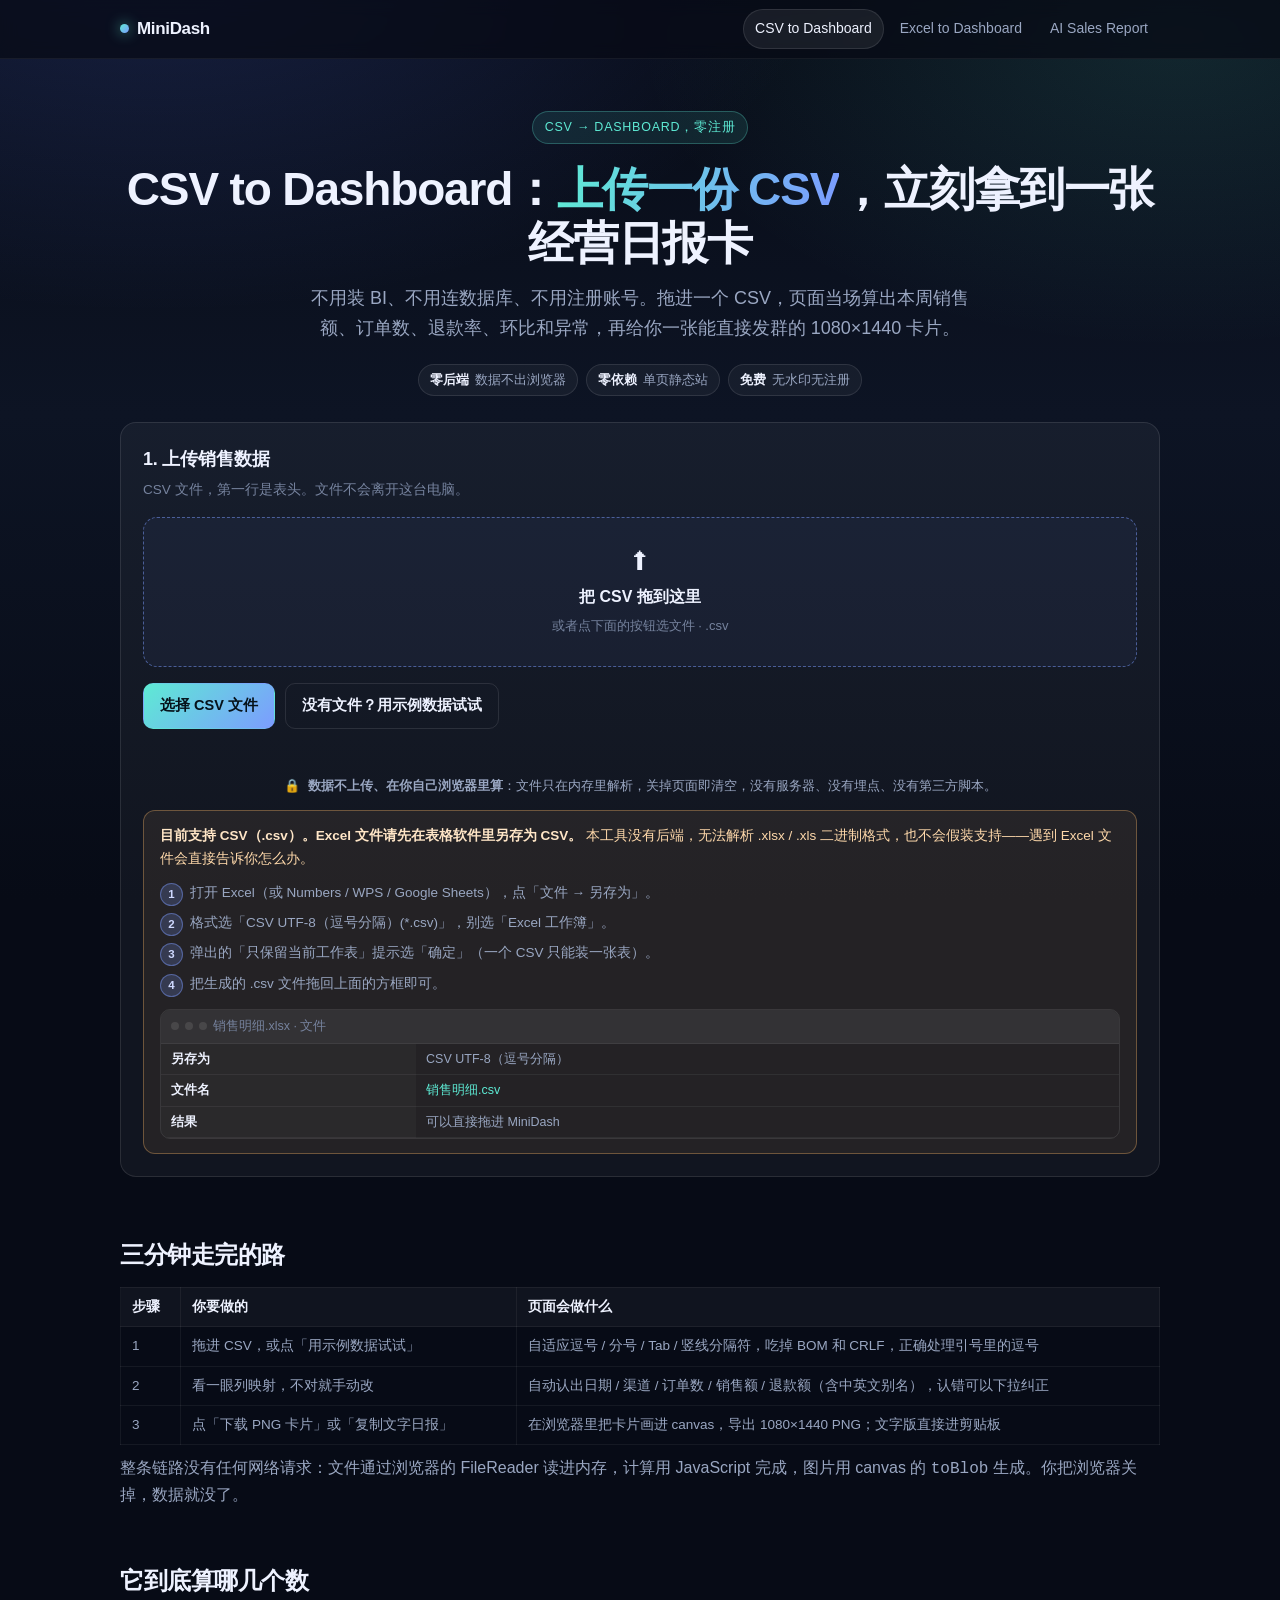
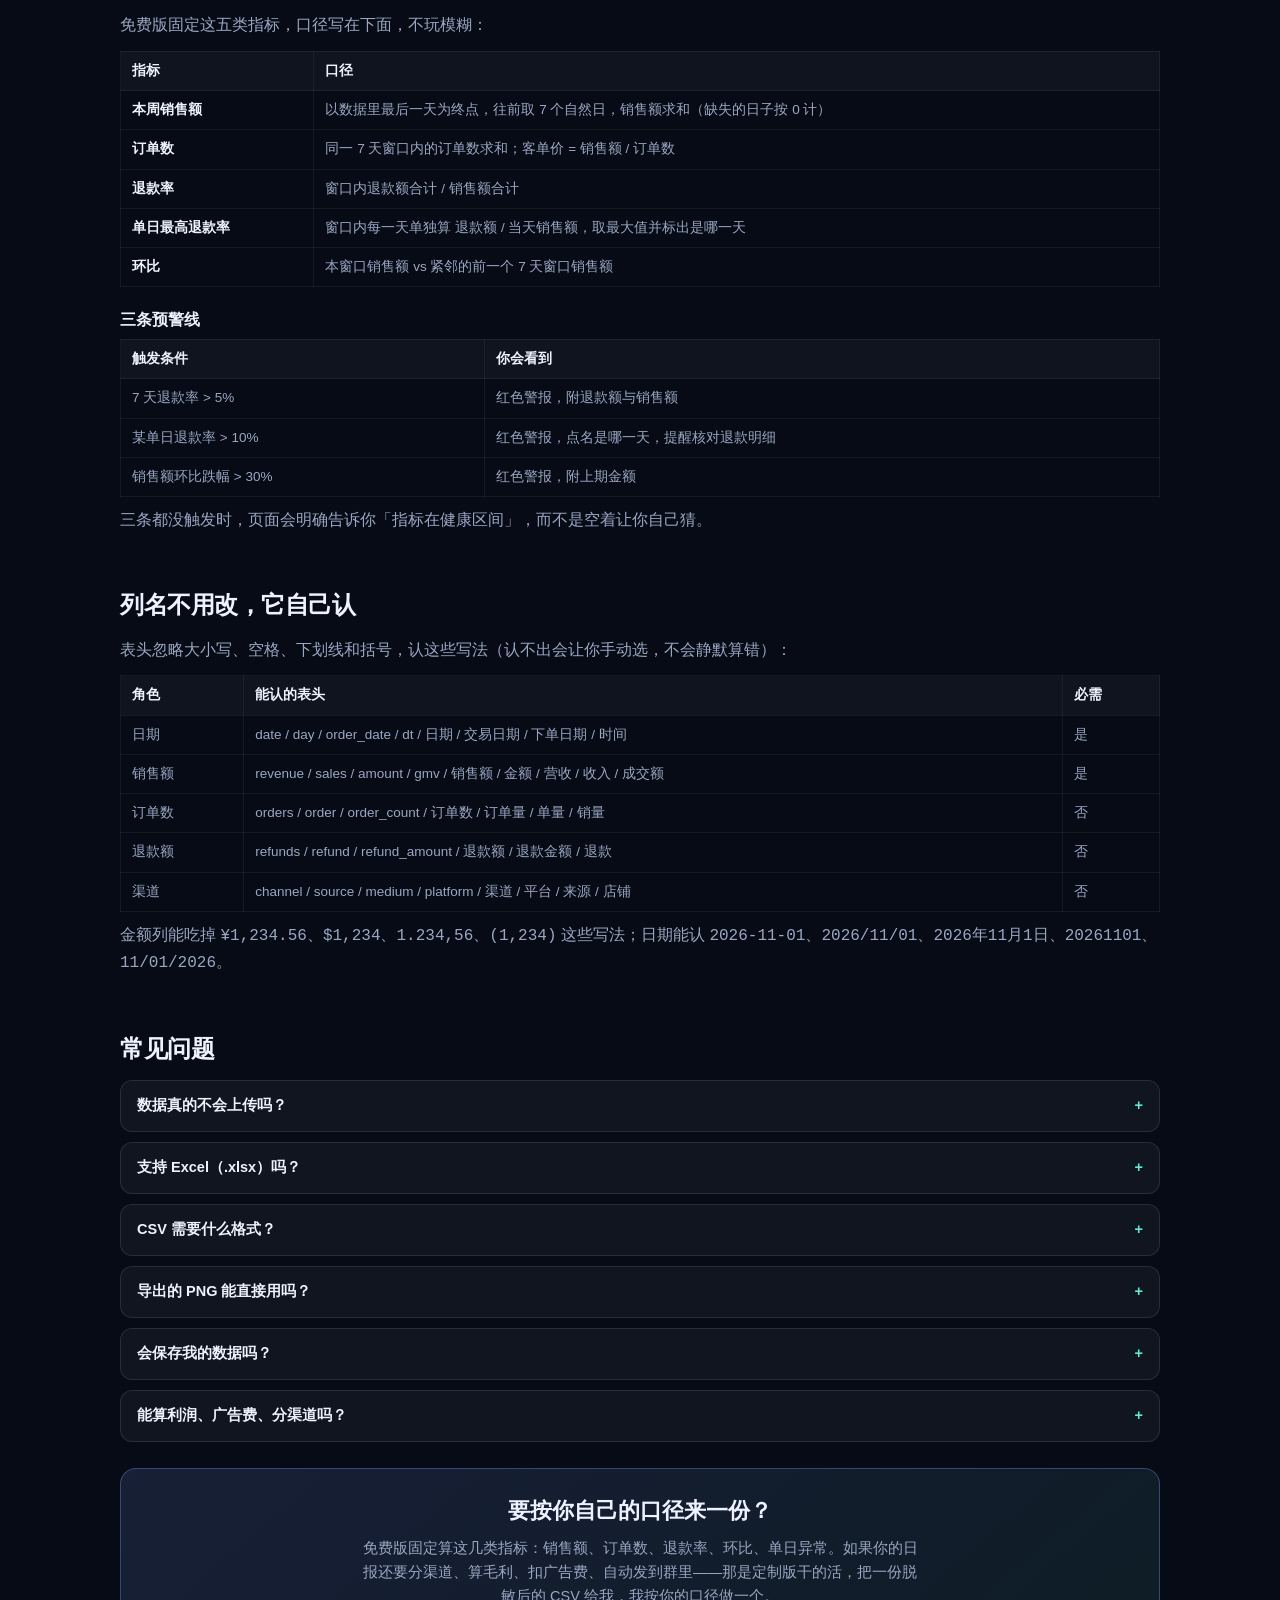
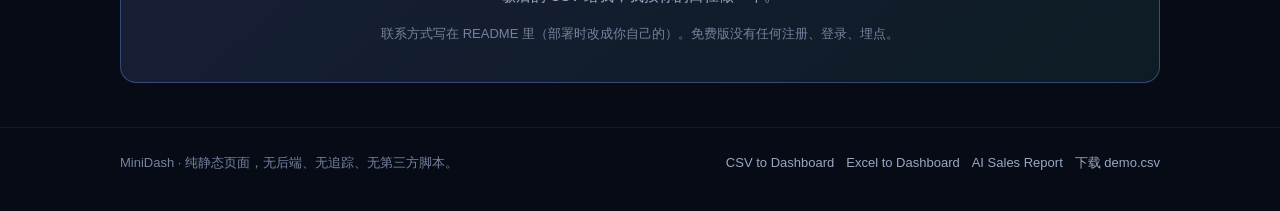
<file: index.html>
<!doctype html>
<html lang="zh-CN">
<head>
<meta charset="utf-8">
<meta name="viewport" content="width=device-width, initial-scale=1">
<title>CSV to Dashboard — 免费 CSV 转经营日报卡（数据不上传、纯浏览器）</title>
<meta name="description" content="上传 CSV，3 秒生成经营日报卡：本周销售额、订单数、退款率、单日最高退款率、环比 + 近 7 天柱状图，一键下载 1080×1440 PNG 或复制文字日报。零注册、零后端，数据不上传，全部在你的浏览器里计算。">
<link rel="canonical" href="https://cococomeon.github.io/minidash-web/">
<meta name="robots" content="index,follow,max-image-preview:large">
<meta name="theme-color" content="#070b16">
<meta property="og:type" content="website">
<meta property="og:site_name" content="MiniDash">
<meta property="og:title" content="CSV to Dashboard — 免费 CSV 转经营日报卡">
<meta property="og:description" content="上传 CSV，3 秒生成经营日报卡：本周销售额、订单数、退款率、单日最高退款率、环比 + 近 7 天柱状图，一键下载 1080×1440 PNG 或复制文字日报。零注册、零后端，数据不上传，全部在你的浏览器里计算。">
<meta property="og:url" content="https://cococomeon.github.io/minidash-web/">
<meta property="og:image" content="https://cococomeon.github.io/minidash-web/assets/preview.png">
<meta property="og:image:width" content="1080">
<meta property="og:image:height" content="1440">
<meta property="og:image:alt" content="MiniDash 生成的经营日报卡示例：本周销售额、订单数、退款率、单日最高退款率与近 7 天柱状图">
<meta property="og:locale" content="zh_CN">
<meta name="twitter:card" content="summary_large_image">
<meta name="twitter:title" content="CSV to Dashboard — 免费 CSV 转经营日报卡">
<meta name="twitter:description" content="上传 CSV，3 秒生成经营日报卡：本周销售额、订单数、退款率、单日最高退款率、环比 + 近 7 天柱状图，一键下载 1080×1440 PNG 或复制文字日报。零注册、零后端，数据不上传，全部在你的浏览器里计算。">
<meta name="twitter:image" content="https://cococomeon.github.io/minidash-web/assets/preview.png">
<link rel="icon" href="data:image/svg+xml,%3Csvg xmlns='http://www.w3.org/2000/svg' viewBox='0 0 64 64'%3E%3Crect width='64' height='64' rx='14' fill='%230b1224'/%3E%3Crect x='14' y='34' width='8' height='16' rx='3' fill='%237c9cff'/%3E%3Crect x='28' y='24' width='8' height='26' rx='3' fill='%235eead4'/%3E%3Crect x='42' y='16' width='8' height='34' rx='3' fill='%237c9cff'/%3E%3C/svg%3E">
<link rel="stylesheet" href="assets/style.css">
<script type="application/ld+json">{"@context":"https://schema.org","@type":"SoftwareApplication","name":"MiniDash — CSV to Dashboard","applicationCategory":"BusinessApplication","applicationSubCategory":"Sales Analytics","operatingSystem":"Any modern browser (Chrome, Safari, Firefox, Edge)","url":"https://cococomeon.github.io/minidash-web/","description":"把 CSV 销售明细一键转成经营日报卡：KPI、异常预警、近 7 天柱状图，可导出 PNG 与文字日报。纯前端、不上传数据。","isAccessibleForFree":true,"offers":{"@type":"Offer","price":"0","priceCurrency":"USD","availability":"https://schema.org/InStock"},"featureList":["CSV 上传后自动识别日期 / 渠道 / 订单数 / 销售额 / 退款额列","生成本周销售额、订单数、退款率、单日最高退款率、环比","退款率 5% / 单日 10% / 环比 -30% 三条异常预警","导出 1080×1440 PNG 分享卡片","一键复制文字版日报","全部计算在浏览器本地完成，数据不上传"],"screenshot":"https://cococomeon.github.io/minidash-web/assets/preview.png","image":"https://cococomeon.github.io/minidash-web/assets/preview.png"}</script>
<script type="application/ld+json">{"@context":"https://schema.org","@type":"FAQPage","mainEntity":[{"@type":"Question","name":"数据真的不会上传吗？","acceptedAnswer":{"@type":"Answer","text":"真的。页面是纯静态 HTML + CSS + JS，没有任何后端接口、没有第三方统计脚本、没有 CDN。你可以打开浏览器开发者工具的 Network 面板，上传文件后不会出现新的请求。"}},{"@type":"Question","name":"支持 Excel（.xlsx）吗？","acceptedAnswer":{"@type":"Answer","text":"目前不支持，只支持 CSV。Excel 的 .xlsx 是一个 zip 压缩包，要在浏览器里零依赖解开并解析 XML 的成本很高，所以本工具选择不假装支持：检测到 Excel 文件会直接告诉你「请另存为 CSV」，并给出步骤。详见 excel.html。"}},{"@type":"Question","name":"CSV 需要什么格式？","acceptedAnswer":{"@type":"Answer","text":"第一行是表头，之后每行一条记录，至少要有「日期」和「销售额」两类列。逗号 / 分号 / Tab / 竖线分隔都能自动识别，带 BOM 的 UTF-8、GBK、CRLF 换行也都能读。"}},{"@type":"Question","name":"导出的 PNG 能直接用吗？","acceptedAnswer":{"@type":"Answer","text":"能。PNG 固定 1080×1440（竖版 3:4），适合微信、朋友圈、小红书和截图贴进周报。卡片只画了文字、矩形和渐变，没有外部字体和图片，导出不会缺图。"}},{"@type":"Question","name":"会保存我的数据吗？","acceptedAnswer":{"@type":"Answer","text":"不会。没有登录、没有数据库、没有 localStorage 缓存业务数据。刷新页面即清空。"}},{"@type":"Question","name":"能算利润、广告费、分渠道吗？","acceptedAnswer":{"@type":"Answer","text":"免费版不算。它只做销售额 / 订单 / 退款率 / 环比 / 单日异常这几类通用指标。要按自己的口径做（含毛利、扣广告费、分渠道拆解、自动发群），那属于定制版。"}}]}</script>
</head>
<body>
<header class="site-head">
  <div class="wrap">
    <span class="brand"><span class="dot" aria-hidden="true"></span>MiniDash</span>
    <nav class="nav" aria-label="主导航">
      <a href="index.html" aria-current="page">CSV to Dashboard</a>
      <a href="excel.html">Excel to Dashboard</a>
      <a href="sales-report.html">AI Sales Report</a>
    </nav>
  </div>
</header>

<main class="wrap">
  <section class="hero">
    <span class="kicker">CSV → Dashboard，零注册</span>
    <h1>CSV to Dashboard：<span class="hl">上传一份 CSV</span>，立刻拿到一张经营日报卡</h1>
    <p class="lede">不用装 BI、不用连数据库、不用注册账号。拖进一个 CSV，页面当场算出本周销售额、订单数、退款率、环比和异常，再给你一张能直接发群的 1080×1440 卡片。</p>
    <div class="hero-badges">
      <span class="badge"><b>零后端</b>数据不出浏览器</span>
      <span class="badge"><b>零依赖</b>单页静态站</span>
      <span class="badge"><b>免费</b>无水印无注册</span>
    </div>
  </section>

  <div id="tool"></div>
  <noscript><div class="alert alert-warn"><span class="a-ico">!</span><div>这个工具需要 JavaScript 在本地解析你的 CSV 并画图——所有计算都在你的浏览器里完成，没有任何服务端。请打开 JavaScript 后刷新。</div></div></noscript>

  <section class="section">
    <h2>三分钟走完的路</h2>
    <table class="spec">
      <thead><tr><th>步骤</th><th>你要做的</th><th>页面会做什么</th></tr></thead>
      <tbody>
        <tr><td>1</td><td>拖进 CSV，或点「用示例数据试试」</td><td>自适应逗号 / 分号 / Tab / 竖线分隔符，吃掉 BOM 和 CRLF，正确处理引号里的逗号</td></tr>
        <tr><td>2</td><td>看一眼列映射，不对就手动改</td><td>自动认出日期 / 渠道 / 订单数 / 销售额 / 退款额（含中英文别名），认错可以下拉纠正</td></tr>
        <tr><td>3</td><td>点「下载 PNG 卡片」或「复制文字日报」</td><td>在浏览器里把卡片画进 canvas，导出 1080×1440 PNG；文字版直接进剪贴板</td></tr>
      </tbody>
    </table>
    <p>整条链路没有任何网络请求：文件通过浏览器的 FileReader 读进内存，计算用 JavaScript 完成，图片用 canvas 的 <code>toBlob</code> 生成。你把浏览器关掉，数据就没了。</p>
  </section>

  <section class="section">
    <h2>它到底算哪几个数</h2>
    <p>免费版固定这五类指标，口径写在下面，不玩模糊：</p>
    <table class="spec">
      <thead><tr><th>指标</th><th>口径</th></tr></thead>
      <tbody>
        <tr><td><b>本周销售额</b></td><td>以数据里最后一天为终点，往前取 7 个自然日，销售额求和（缺失的日子按 0 计）</td></tr>
        <tr><td><b>订单数</b></td><td>同一 7 天窗口内的订单数求和；客单价 = 销售额 / 订单数</td></tr>
        <tr><td><b>退款率</b></td><td>窗口内退款额合计 / 销售额合计</td></tr>
        <tr><td><b>单日最高退款率</b></td><td>窗口内每一天单独算 退款额 / 当天销售额，取最大值并标出是哪一天</td></tr>
        <tr><td><b>环比</b></td><td>本窗口销售额 vs 紧邻的前一个 7 天窗口销售额</td></tr>
      </tbody>
    </table>
    <h3>三条预警线</h3>
    <table class="spec">
      <thead><tr><th>触发条件</th><th>你会看到</th></tr></thead>
      <tbody>
        <tr><td>7 天退款率 &gt; 5%</td><td>红色警报，附退款额与销售额</td></tr>
        <tr><td>某单日退款率 &gt; 10%</td><td>红色警报，点名是哪一天，提醒核对退款明细</td></tr>
        <tr><td>销售额环比跌幅 &gt; 30%</td><td>红色警报，附上期金额</td></tr>
      </tbody>
    </table>
    <p>三条都没触发时，页面会明确告诉你「指标在健康区间」，而不是空着让你自己猜。</p>
  </section>

  <section class="section">
    <h2>列名不用改，它自己认</h2>
    <p>表头忽略大小写、空格、下划线和括号，认这些写法（认不出会让你手动选，不会静默算错）：</p>
    <table class="spec">
      <thead><tr><th>角色</th><th>能认的表头</th><th>必需</th></tr></thead>
      <tbody>
        <tr><td>日期</td><td>date / day / order_date / dt / 日期 / 交易日期 / 下单日期 / 时间</td><td>是</td></tr>
        <tr><td>销售额</td><td>revenue / sales / amount / gmv / 销售额 / 金额 / 营收 / 收入 / 成交额</td><td>是</td></tr>
        <tr><td>订单数</td><td>orders / order / order_count / 订单数 / 订单量 / 单量 / 销量</td><td>否</td></tr>
        <tr><td>退款额</td><td>refunds / refund / refund_amount / 退款额 / 退款金额 / 退款</td><td>否</td></tr>
        <tr><td>渠道</td><td>channel / source / medium / platform / 渠道 / 平台 / 来源 / 店铺</td><td>否</td></tr>
      </tbody>
    </table>
    <p>金额列能吃掉 <code>¥1,234.56</code>、<code>$1,234</code>、<code>1.234,56</code>、<code>(1,234)</code> 这些写法；日期能认 <code>2026-11-01</code>、<code>2026/11/01</code>、<code>2026年11月1日</code>、<code>20261101</code>、<code>11/01/2026</code>。</p>
  </section>

  <section class="section">
    <h2>常见问题</h2>
    <div class="faq">
      <details><summary>数据真的不会上传吗？</summary><p>真的。页面是纯静态 HTML + CSS + JS，没有任何后端接口、没有第三方统计脚本、没有 CDN。你可以打开浏览器开发者工具的 Network 面板，上传文件后不会出现新的请求。</p></details>
      <details><summary>支持 Excel（.xlsx）吗？</summary><p>目前不支持，只支持 CSV。Excel 的 .xlsx 是一个 zip 压缩包，要在浏览器里零依赖解开并解析 XML 的成本很高，所以本工具选择不假装支持：检测到 Excel 文件会直接告诉你「请另存为 CSV」，并给出步骤。详见 excel.html。</p></details>
      <details><summary>CSV 需要什么格式？</summary><p>第一行是表头，之后每行一条记录，至少要有「日期」和「销售额」两类列。逗号 / 分号 / Tab / 竖线分隔都能自动识别，带 BOM 的 UTF-8、GBK、CRLF 换行也都能读。</p></details>
      <details><summary>导出的 PNG 能直接用吗？</summary><p>能。PNG 固定 1080×1440（竖版 3:4），适合微信、朋友圈、小红书和截图贴进周报。卡片只画了文字、矩形和渐变，没有外部字体和图片，导出不会缺图。</p></details>
      <details><summary>会保存我的数据吗？</summary><p>不会。没有登录、没有数据库、没有 localStorage 缓存业务数据。刷新页面即清空。</p></details>
      <details><summary>能算利润、广告费、分渠道吗？</summary><p>免费版不算。它只做销售额 / 订单 / 退款率 / 环比 / 单日异常这几类通用指标。要按自己的口径做（含毛利、扣广告费、分渠道拆解、自动发群），那属于定制版。</p></details>
    </div>
  </section>

  <section class="cta">
    <h2>要按你自己的口径来一份？</h2>
    <p>免费版固定算这几类指标：销售额、订单数、退款率、环比、单日异常。如果你的日报还要分渠道、算毛利、扣广告费、自动发到群里——那是定制版干的活，把一份脱敏后的 CSV 给我，我按你的口径做一个。</p>
    <p style="font-size:13px;color:#76839e">联系方式写在 README 里（部署时改成你自己的）。免费版没有任何注册、登录、埋点。</p>
  </section>
</main>

<footer class="site-foot">
  <div class="wrap">
    <div>MiniDash · 纯静态页面，无后端、无追踪、无第三方脚本。</div>
    <nav aria-label="页脚导航">
      <a href="index.html">CSV to Dashboard</a>
      <a href="excel.html">Excel to Dashboard</a>
      <a href="sales-report.html">AI Sales Report</a>
      <a href="demo.csv" download>下载 demo.csv</a>
    </nav>
  </div>
</footer>

<script src="assets/demo-data.js"></script>
<script src="assets/app.js"></script>
</body>
</html>
</file>
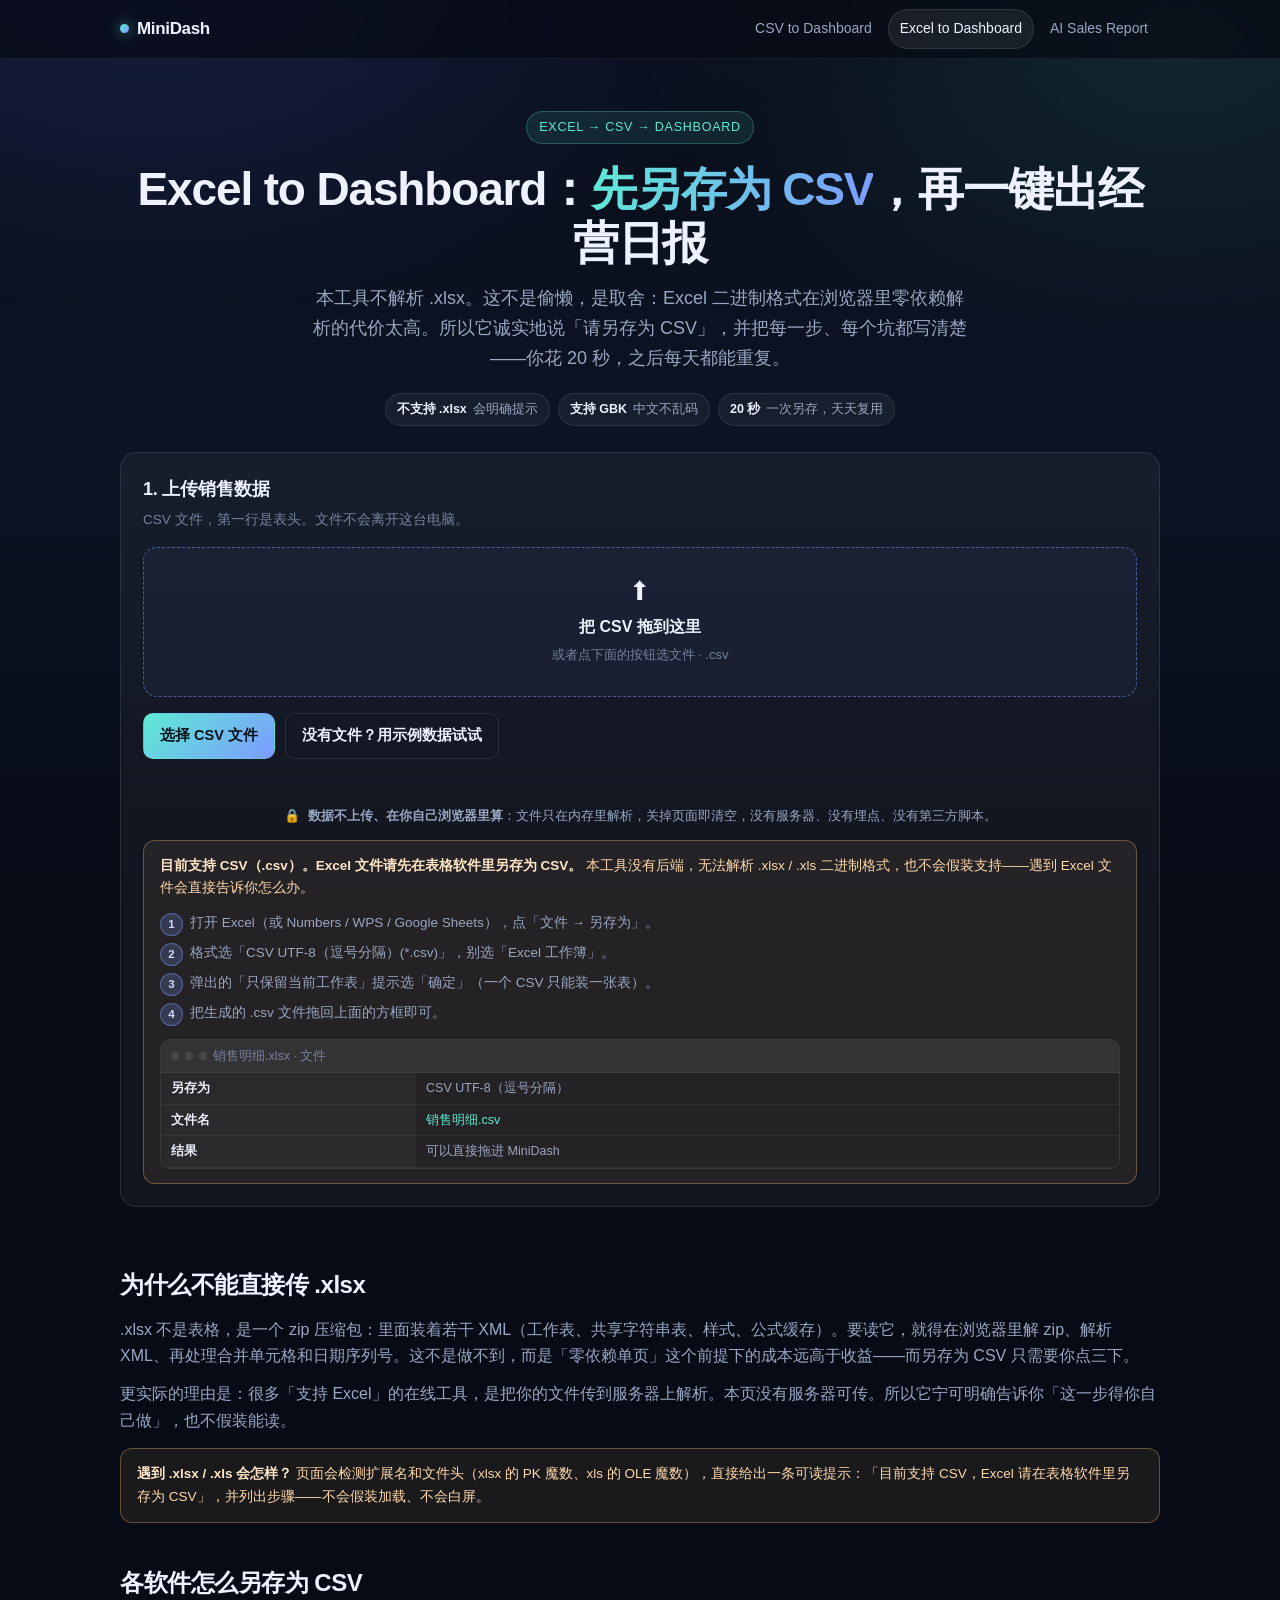
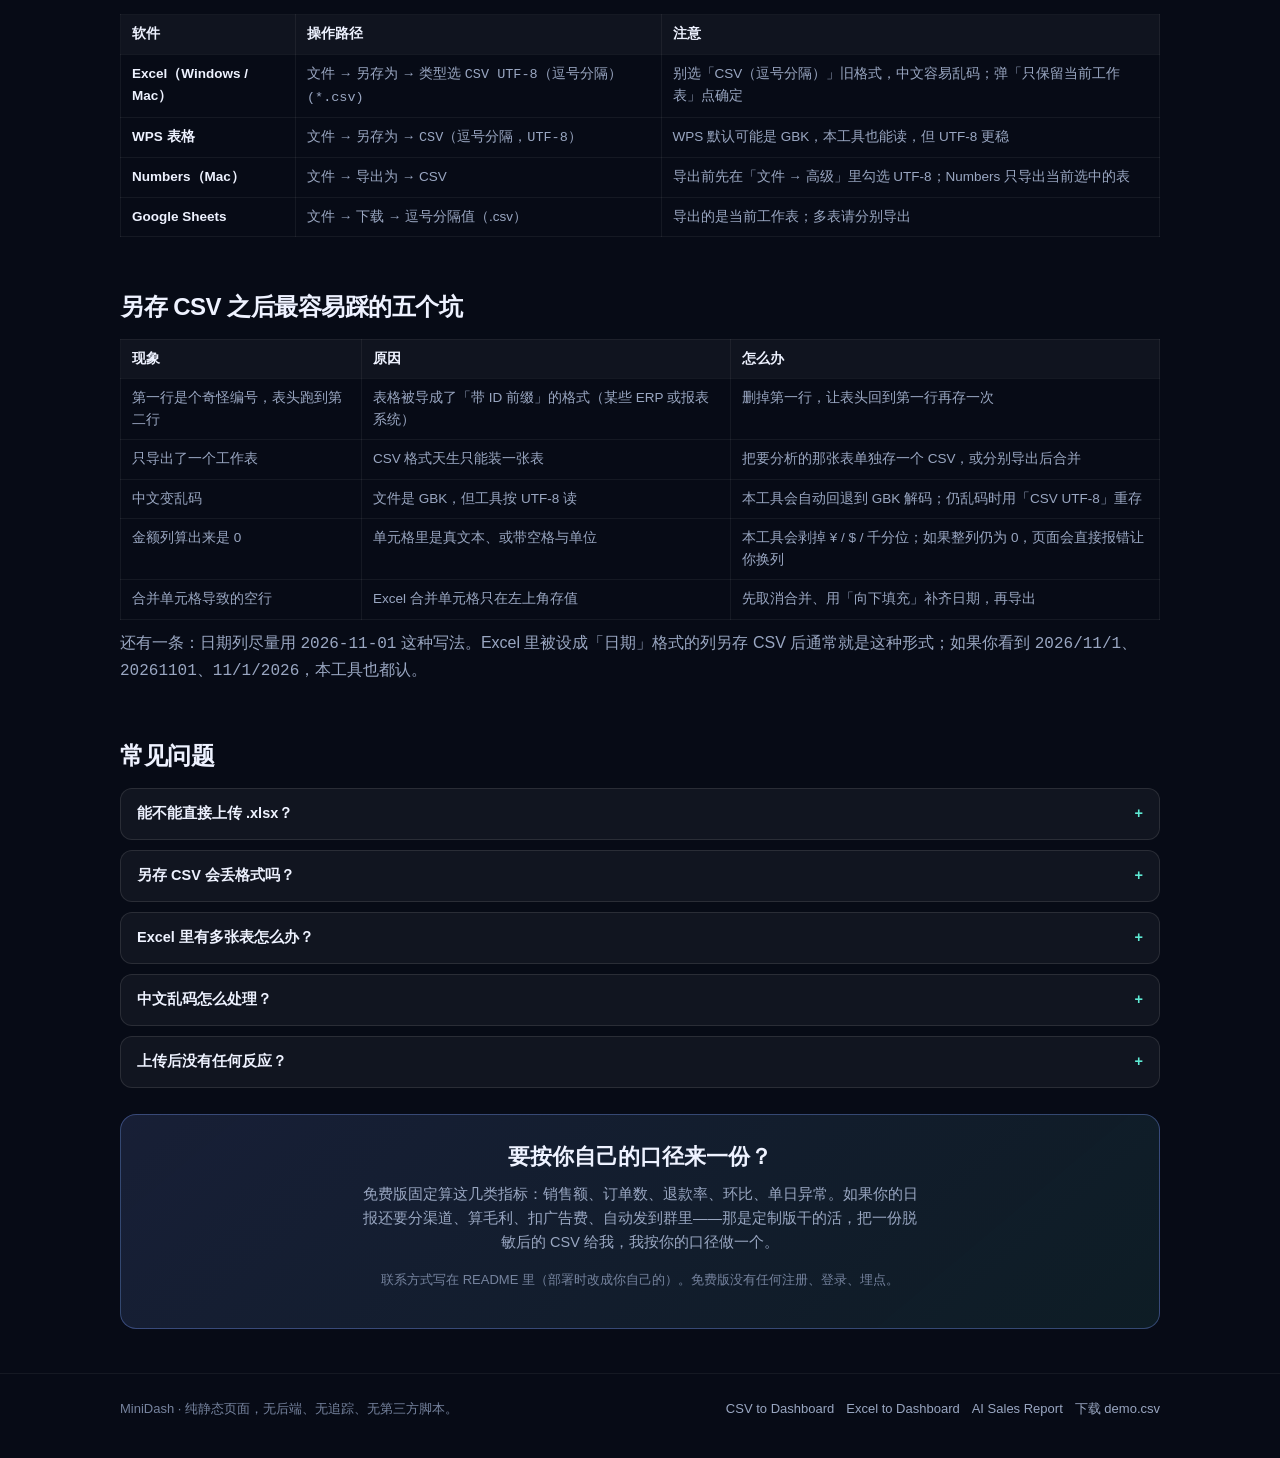
<file: excel.html>
<!doctype html>
<html lang="zh-CN">
<head>
<meta charset="utf-8">
<meta name="viewport" content="width=device-width, initial-scale=1">
<title>Excel to Dashboard — Excel 另存为 CSV 后一键生成经营日报（免费、零安装）</title>
<meta name="description" content="Excel to Dashboard：把 .xlsx 另存为 CSV（UTF-8），拖进页面立刻生成经营日报卡——本周销售额、订单数、退款率、环比、近 7 天柱状图，可导出 1080×1440 PNG。纯浏览器计算，数据不上传。附 Excel / Numbers / WPS / Google Sheets 的另存步骤与常见坑。">
<link rel="canonical" href="https://cococomeon.github.io/minidash-web/excel.html">
<meta name="robots" content="index,follow,max-image-preview:large">
<meta name="theme-color" content="#070b16">
<meta property="og:type" content="website">
<meta property="og:site_name" content="MiniDash">
<meta property="og:title" content="Excel to Dashboard — Excel 另存 CSV 生成经营日报">
<meta property="og:description" content="Excel to Dashboard：把 .xlsx 另存为 CSV（UTF-8），拖进页面立刻生成经营日报卡——本周销售额、订单数、退款率、环比、近 7 天柱状图，可导出 1080×1440 PNG。纯浏览器计算，数据不上传。附 Excel / Numbers / WPS / Google Sheets 的另存步骤与常见坑。">
<meta property="og:url" content="https://cococomeon.github.io/minidash-web/excel.html">
<meta property="og:image" content="https://cococomeon.github.io/minidash-web/assets/preview.png">
<meta property="og:image:width" content="1080">
<meta property="og:image:height" content="1440">
<meta property="og:image:alt" content="MiniDash 生成的经营日报卡示例：本周销售额、订单数、退款率、单日最高退款率与近 7 天柱状图">
<meta property="og:locale" content="zh_CN">
<meta name="twitter:card" content="summary_large_image">
<meta name="twitter:title" content="Excel to Dashboard — Excel 另存 CSV 生成经营日报">
<meta name="twitter:description" content="Excel to Dashboard：把 .xlsx 另存为 CSV（UTF-8），拖进页面立刻生成经营日报卡——本周销售额、订单数、退款率、环比、近 7 天柱状图，可导出 1080×1440 PNG。纯浏览器计算，数据不上传。附 Excel / Numbers / WPS / Google Sheets 的另存步骤与常见坑。">
<meta name="twitter:image" content="https://cococomeon.github.io/minidash-web/assets/preview.png">
<link rel="icon" href="data:image/svg+xml,%3Csvg xmlns='http://www.w3.org/2000/svg' viewBox='0 0 64 64'%3E%3Crect width='64' height='64' rx='14' fill='%230b1224'/%3E%3Crect x='14' y='34' width='8' height='16' rx='3' fill='%237c9cff'/%3E%3Crect x='28' y='24' width='8' height='26' rx='3' fill='%235eead4'/%3E%3Crect x='42' y='16' width='8' height='34' rx='3' fill='%237c9cff'/%3E%3C/svg%3E">
<link rel="stylesheet" href="assets/style.css">
<script type="application/ld+json">{"@context":"https://schema.org","@type":"SoftwareApplication","name":"MiniDash — Excel to Dashboard","applicationCategory":"BusinessApplication","applicationSubCategory":"Sales Analytics","operatingSystem":"Any modern browser (Chrome, Safari, Firefox, Edge)","url":"https://cococomeon.github.io/minidash-web/excel.html","description":"把 Excel 表格另存为 CSV 后，在浏览器里一键生成经营日报卡：KPI、异常预警、近 7 天柱状图，导出 PNG 与文字日报。","isAccessibleForFree":true,"offers":{"@type":"Offer","price":"0","priceCurrency":"USD","availability":"https://schema.org/InStock"},"featureList":["CSV 上传后自动识别日期 / 渠道 / 订单数 / 销售额 / 退款额列","生成本周销售额、订单数、退款率、单日最高退款率、环比","退款率 5% / 单日 10% / 环比 -30% 三条异常预警","导出 1080×1440 PNG 分享卡片","一键复制文字版日报","全部计算在浏览器本地完成，数据不上传"],"screenshot":"https://cococomeon.github.io/minidash-web/assets/preview.png","image":"https://cococomeon.github.io/minidash-web/assets/preview.png"}</script>
<script type="application/ld+json">{"@context":"https://schema.org","@type":"FAQPage","mainEntity":[{"@type":"Question","name":"能不能直接上传 .xlsx？","acceptedAnswer":{"@type":"Answer","text":"不能。本工具是纯前端单页，没有后端，也不引入第三方库，所以不解析 Excel 二进制格式。检测到 Excel 文件时页面会明确告诉你「目前支持 CSV，Excel 请在表格软件里另存为 CSV」，并给出 Excel / WPS / Numbers / Google Sheets 的四条操作步骤。"}},{"@type":"Question","name":"另存 CSV 会丢格式吗？","acceptedAnswer":{"@type":"Answer","text":"会丢颜色、公式和图表，但你做日报只需要值——日期、渠道、订单数、金额、退款。这些数字不会丢。如果某些单元格是公式，CSV 里存的是计算结果。"}},{"@type":"Question","name":"Excel 里有多张表怎么办？","acceptedAnswer":{"@type":"Answer","text":"CSV 只能装一张表。把要做日报的那张表单独「另存为」，或者分别导出后用文本编辑器把数据行拼起来（保留一份表头）。"}},{"@type":"Question","name":"中文乱码怎么处理？","acceptedAnswer":{"@type":"Answer","text":"先试试直接上传：本工具按 UTF-8 解码，发现替换字符会自动回退到 GBK 再解一次。仍然乱码时，回 Excel 用「CSV UTF-8（逗号分隔）」重新导出。"}},{"@type":"Question","name":"上传后没有任何反应？","acceptedAnswer":{"@type":"Answer","text":"检查三件事：文件是不是 0 字节；第一行是不是表头；是不是至少有一列日期和一列金额。这几种情况页面都会给出具体的中文提示，不会白屏。"}}]}</script>
</head>
<body>
<header class="site-head">
  <div class="wrap">
    <span class="brand"><span class="dot" aria-hidden="true"></span>MiniDash</span>
    <nav class="nav" aria-label="主导航">
      <a href="index.html">CSV to Dashboard</a>
      <a href="excel.html" aria-current="page">Excel to Dashboard</a>
      <a href="sales-report.html">AI Sales Report</a>
    </nav>
  </div>
</header>

<main class="wrap">
  <section class="hero">
    <span class="kicker">Excel → CSV → Dashboard</span>
    <h1>Excel to Dashboard：<span class="hl">先另存为 CSV</span>，再一键出经营日报</h1>
    <p class="lede">本工具不解析 .xlsx。这不是偷懒，是取舍：Excel 二进制格式在浏览器里零依赖解析的代价太高。所以它诚实地说「请另存为 CSV」，并把每一步、每个坑都写清楚——你花 20 秒，之后每天都能重复。</p>
    <div class="hero-badges">
      <span class="badge"><b>不支持 .xlsx</b>会明确提示</span>
      <span class="badge"><b>支持 GBK</b>中文不乱码</span>
      <span class="badge"><b>20 秒</b>一次另存，天天复用</span>
    </div>
  </section>

  <div id="tool"></div>
  <noscript><div class="alert alert-warn"><span class="a-ico">!</span><div>这个工具需要 JavaScript 在本地解析你的 CSV 并画图——所有计算都在你的浏览器里完成，没有任何服务端。请打开 JavaScript 后刷新。</div></div></noscript>

  <section class="section">
    <h2>为什么不能直接传 .xlsx</h2>
    <p>.xlsx 不是表格，是一个 zip 压缩包：里面装着若干 XML（工作表、共享字符串表、样式、公式缓存）。要读它，就得在浏览器里解 zip、解析 XML、再处理合并单元格和日期序列号。这不是做不到，而是「零依赖单页」这个前提下的成本远高于收益——而另存为 CSV 只需要你点三下。</p>
    <p>更实际的理由是：很多「支持 Excel」的在线工具，是把你的文件传到服务器上解析。本页没有服务器可传。所以它宁可明确告诉你「这一步得你自己做」，也不假装能读。</p>
    <div class="note"><b>遇到 .xlsx / .xls 会怎样？</b> 页面会检测扩展名和文件头（xlsx 的 PK 魔数、xls 的 OLE 魔数），直接给出一条可读提示：「目前支持 CSV，Excel 请在表格软件里另存为 CSV」，并列出步骤——不会假装加载、不会白屏。</div>
  </section>

  <section class="section">
    <h2>各软件怎么另存为 CSV</h2>
    <table class="spec">
      <thead><tr><th>软件</th><th>操作路径</th><th>注意</th></tr></thead>
      <tbody>
        <tr><td><b>Excel（Windows / Mac）</b></td><td>文件 → 另存为 → 类型选 <code>CSV UTF-8（逗号分隔）(*.csv)</code></td><td>别选「CSV（逗号分隔）」旧格式，中文容易乱码；弹「只保留当前工作表」点确定</td></tr>
        <tr><td><b>WPS 表格</b></td><td>文件 → 另存为 → <code>CSV（逗号分隔，UTF-8）</code></td><td>WPS 默认可能是 GBK，本工具也能读，但 UTF-8 更稳</td></tr>
        <tr><td><b>Numbers（Mac）</b></td><td>文件 → 导出为 → CSV</td><td>导出前先在「文件 → 高级」里勾选 UTF-8；Numbers 只导出当前选中的表</td></tr>
        <tr><td><b>Google Sheets</b></td><td>文件 → 下载 → 逗号分隔值（.csv）</td><td>导出的是当前工作表；多表请分别导出</td></tr>
      </tbody>
    </table>
  </section>

  <section class="section">
    <h2>另存 CSV 之后最容易踩的五个坑</h2>
    <table class="spec">
      <thead><tr><th>现象</th><th>原因</th><th>怎么办</th></tr></thead>
      <tbody>
        <tr><td>第一行是个奇怪编号，表头跑到第二行</td><td>表格被导成了「带 ID 前缀」的格式（某些 ERP 或报表系统）</td><td>删掉第一行，让表头回到第一行再存一次</td></tr>
        <tr><td>只导出了一个工作表</td><td>CSV 格式天生只能装一张表</td><td>把要分析的那张表单独存一个 CSV，或分别导出后合并</td></tr>
        <tr><td>中文变乱码</td><td>文件是 GBK，但工具按 UTF-8 读</td><td>本工具会自动回退到 GBK 解码；仍乱码时用「CSV UTF-8」重存</td></tr>
        <tr><td>金额列算出来是 0</td><td>单元格里是真文本、或带空格与单位</td><td>本工具会剥掉 ¥ / $ / 千分位；如果整列仍为 0，页面会直接报错让你换列</td></tr>
        <tr><td>合并单元格导致的空行</td><td>Excel 合并单元格只在左上角存值</td><td>先取消合并、用「向下填充」补齐日期，再导出</td></tr>
      </tbody>
    </table>
    <p>还有一条：日期列尽量用 <code>2026-11-01</code> 这种写法。Excel 里被设成「日期」格式的列另存 CSV 后通常就是这种形式；如果你看到 <code>2026/11/1</code>、<code>20261101</code>、<code>11/1/2026</code>，本工具也都认。</p>
  </section>

  <section class="section">
    <h2>常见问题</h2>
    <div class="faq">
      <details><summary>能不能直接上传 .xlsx？</summary><p>不能。本工具是纯前端单页，没有后端，也不引入第三方库，所以不解析 Excel 二进制格式。检测到 Excel 文件时页面会明确告诉你「目前支持 CSV，Excel 请在表格软件里另存为 CSV」，并给出 Excel / WPS / Numbers / Google Sheets 的四条操作步骤。</p></details>
      <details><summary>另存 CSV 会丢格式吗？</summary><p>会丢颜色、公式和图表，但你做日报只需要值——日期、渠道、订单数、金额、退款。这些数字不会丢。如果某些单元格是公式，CSV 里存的是计算结果。</p></details>
      <details><summary>Excel 里有多张表怎么办？</summary><p>CSV 只能装一张表。把要做日报的那张表单独「另存为」，或者分别导出后用文本编辑器把数据行拼起来（保留一份表头）。</p></details>
      <details><summary>中文乱码怎么处理？</summary><p>先试试直接上传：本工具按 UTF-8 解码，发现替换字符会自动回退到 GBK 再解一次。仍然乱码时，回 Excel 用「CSV UTF-8（逗号分隔）」重新导出。</p></details>
      <details><summary>上传后没有任何反应？</summary><p>检查三件事：文件是不是 0 字节；第一行是不是表头；是不是至少有一列日期和一列金额。这几种情况页面都会给出具体的中文提示，不会白屏。</p></details>
    </div>
  </section>

  <section class="cta">
    <h2>要按你自己的口径来一份？</h2>
    <p>免费版固定算这几类指标：销售额、订单数、退款率、环比、单日异常。如果你的日报还要分渠道、算毛利、扣广告费、自动发到群里——那是定制版干的活，把一份脱敏后的 CSV 给我，我按你的口径做一个。</p>
    <p style="font-size:13px;color:#76839e">联系方式写在 README 里（部署时改成你自己的）。免费版没有任何注册、登录、埋点。</p>
  </section>
</main>

<footer class="site-foot">
  <div class="wrap">
    <div>MiniDash · 纯静态页面，无后端、无追踪、无第三方脚本。</div>
    <nav aria-label="页脚导航">
      <a href="index.html">CSV to Dashboard</a>
      <a href="excel.html">Excel to Dashboard</a>
      <a href="sales-report.html">AI Sales Report</a>
      <a href="demo.csv" download>下载 demo.csv</a>
    </nav>
  </div>
</footer>

<script src="assets/demo-data.js"></script>
<script src="assets/app.js"></script>
</body>
</html>
</file>
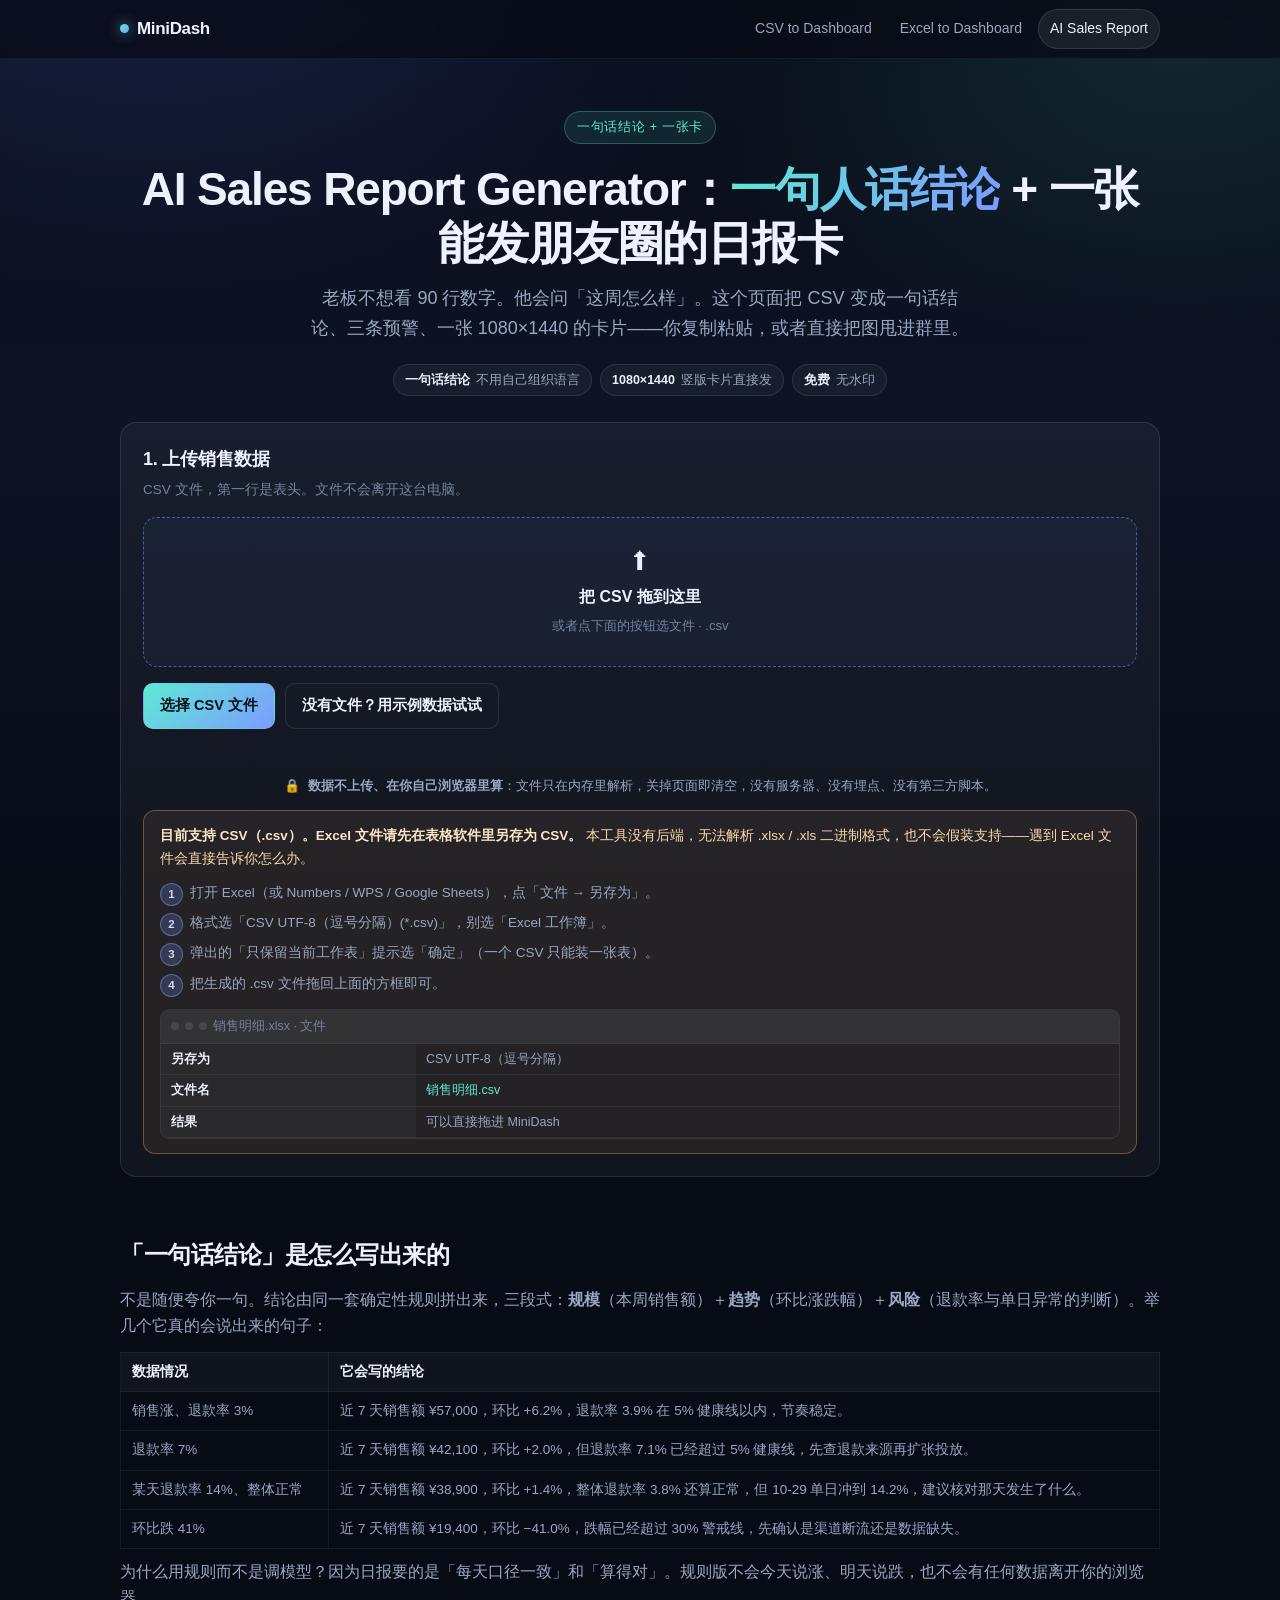
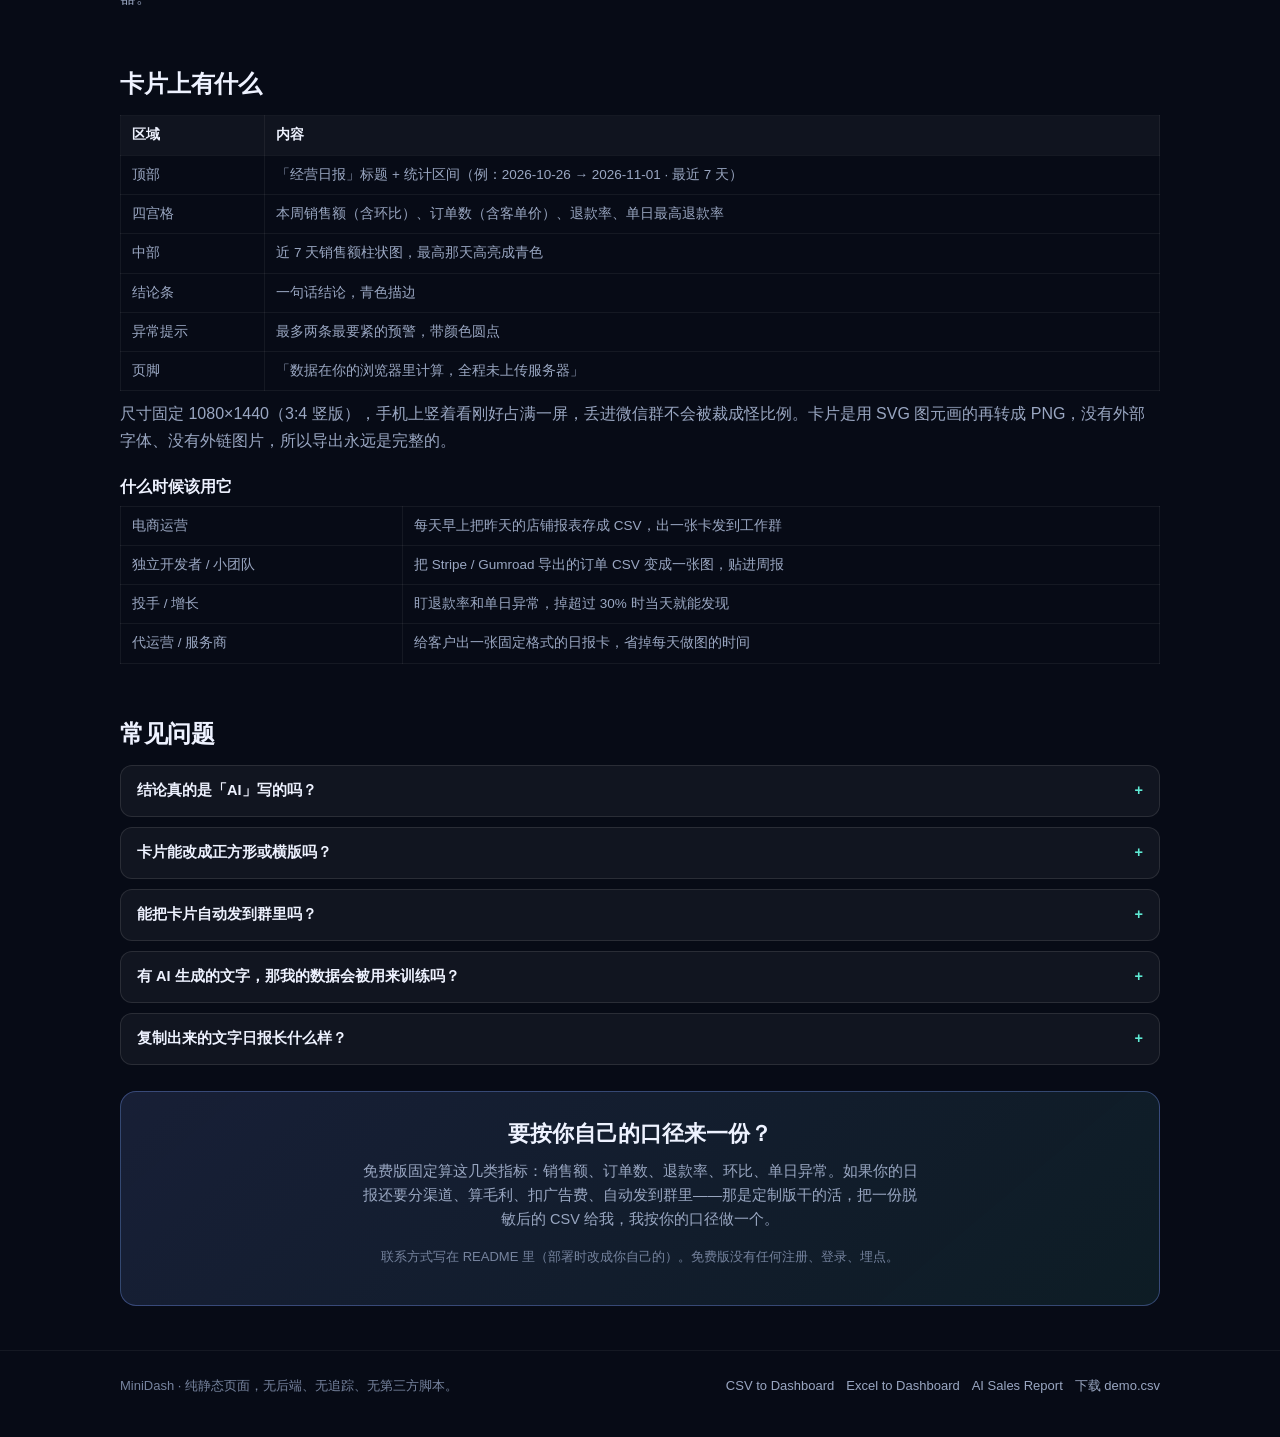
<file: sales-report.html>
<!doctype html>
<html lang="zh-CN">
<head>
<meta charset="utf-8">
<meta name="viewport" content="width=device-width, initial-scale=1">
<title>AI Sales Report Generator — 一句话结论 + 可发朋友圈的销售日报卡（免费）</title>
<meta name="description" content="AI Sales Report Generator：上传 CSV，自动生成一句人话结论、三条异常预警、近 7 天趋势，并导出 1080×1440 的销售日报卡——能直接发朋友圈、发群、贴周报。纯浏览器计算，数据不上传，免费无水印。">
<link rel="canonical" href="https://cococomeon.github.io/minidash-web/sales-report.html">
<meta name="robots" content="index,follow,max-image-preview:large">
<meta name="theme-color" content="#070b16">
<meta property="og:type" content="website">
<meta property="og:site_name" content="MiniDash">
<meta property="og:title" content="AI Sales Report Generator — 一句话结论 + 可发朋友圈的日报卡">
<meta property="og:description" content="AI Sales Report Generator：上传 CSV，自动生成一句人话结论、三条异常预警、近 7 天趋势，并导出 1080×1440 的销售日报卡——能直接发朋友圈、发群、贴周报。纯浏览器计算，数据不上传，免费无水印。">
<meta property="og:url" content="https://cococomeon.github.io/minidash-web/sales-report.html">
<meta property="og:image" content="https://cococomeon.github.io/minidash-web/assets/preview.png">
<meta property="og:image:width" content="1080">
<meta property="og:image:height" content="1440">
<meta property="og:image:alt" content="MiniDash 生成的经营日报卡示例：本周销售额、订单数、退款率、单日最高退款率与近 7 天柱状图">
<meta property="og:locale" content="zh_CN">
<meta name="twitter:card" content="summary_large_image">
<meta name="twitter:title" content="AI Sales Report Generator — 一句话结论 + 可发朋友圈的日报卡">
<meta name="twitter:description" content="AI Sales Report Generator：上传 CSV，自动生成一句人话结论、三条异常预警、近 7 天趋势，并导出 1080×1440 的销售日报卡——能直接发朋友圈、发群、贴周报。纯浏览器计算，数据不上传，免费无水印。">
<meta name="twitter:image" content="https://cococomeon.github.io/minidash-web/assets/preview.png">
<link rel="icon" href="data:image/svg+xml,%3Csvg xmlns='http://www.w3.org/2000/svg' viewBox='0 0 64 64'%3E%3Crect width='64' height='64' rx='14' fill='%230b1224'/%3E%3Crect x='14' y='34' width='8' height='16' rx='3' fill='%237c9cff'/%3E%3Crect x='28' y='24' width='8' height='26' rx='3' fill='%235eead4'/%3E%3Crect x='42' y='16' width='8' height='34' rx='3' fill='%237c9cff'/%3E%3C/svg%3E">
<link rel="stylesheet" href="assets/style.css">
<script type="application/ld+json">{"@context":"https://schema.org","@type":"SoftwareApplication","name":"MiniDash — AI Sales Report Generator","applicationCategory":"BusinessApplication","applicationSubCategory":"Sales Analytics","operatingSystem":"Any modern browser (Chrome, Safari, Firefox, Edge)","url":"https://cococomeon.github.io/minidash-web/sales-report.html","description":"把销售 CSV 变成一句话结论、异常预警和可分享的 1080×1440 日报卡。适合电商运营、独立开发者、小团队周报。","isAccessibleForFree":true,"offers":{"@type":"Offer","price":"0","priceCurrency":"USD","availability":"https://schema.org/InStock"},"featureList":["CSV 上传后自动识别日期 / 渠道 / 订单数 / 销售额 / 退款额列","生成本周销售额、订单数、退款率、单日最高退款率、环比","退款率 5% / 单日 10% / 环比 -30% 三条异常预警","导出 1080×1440 PNG 分享卡片","一键复制文字版日报","全部计算在浏览器本地完成，数据不上传"],"screenshot":"https://cococomeon.github.io/minidash-web/assets/preview.png","image":"https://cococomeon.github.io/minidash-web/assets/preview.png"}</script>
<script type="application/ld+json">{"@context":"https://schema.org","@type":"FAQPage","mainEntity":[{"@type":"Question","name":"结论真的是「AI」写的吗？","acceptedAnswer":{"@type":"Answer","text":"结论由确定性规则生成，不是大模型。这样做的原因是：日报每天口径必须一致、数字必须算对，而且绝不能把你的销售数据发给任何第三方。如果你要的是更自由的叙述（比如结合行业背景写一段分析），那属于定制版。"}},{"@type":"Question","name":"卡片能改成正方形或横版吗？","acceptedAnswer":{"@type":"Answer","text":"免费版固定 1080×1440 竖版。要换尺寸、换配色、加自己的 logo，属于定制。"}},{"@type":"Question","name":"能把卡片自动发到群里吗？","acceptedAnswer":{"@type":"Answer","text":"不能，纯静态页面没有任何发送能力。你能做的是：点「下载 PNG」，然后自己拖进群里。要自动化（定时抓数据 + 定时发群）属于定制版的范围。"}},{"@type":"Question","name":"有 AI 生成的文字，那我的数据会被用来训练吗？","acceptedAnswer":{"@type":"Answer","text":"不会，也不可能有——你的文件从来没有离开过浏览器。页面没有后端接口，没有第三方脚本，断网也能跑。"}},{"@type":"Question","name":"复制出来的文字日报长什么样？","acceptedAnswer":{"@type":"Answer","text":"一段纯文本：标题带统计区间，然后是本周销售额（含环比）、订单数（含客单价）、退款率、单日最高退款率、一句话结论、异常提示列表、每天的销售额明细，最后一行注明「数据在你的浏览器里计算，全程未上传服务器」。直接粘进微信、飞书、Slack 都不会乱码。"}}]}</script>
</head>
<body>
<header class="site-head">
  <div class="wrap">
    <span class="brand"><span class="dot" aria-hidden="true"></span>MiniDash</span>
    <nav class="nav" aria-label="主导航">
      <a href="index.html">CSV to Dashboard</a>
      <a href="excel.html">Excel to Dashboard</a>
      <a href="sales-report.html" aria-current="page">AI Sales Report</a>
    </nav>
  </div>
</header>

<main class="wrap">
  <section class="hero">
    <span class="kicker">一句话结论 + 一张卡</span>
    <h1>AI Sales Report Generator：<span class="hl">一句人话结论</span> + 一张能发朋友圈的日报卡</h1>
    <p class="lede">老板不想看 90 行数字。他会问「这周怎么样」。这个页面把 CSV 变成一句话结论、三条预警、一张 1080×1440 的卡片——你复制粘贴，或者直接把图甩进群里。</p>
    <div class="hero-badges">
      <span class="badge"><b>一句话结论</b>不用自己组织语言</span>
      <span class="badge"><b>1080×1440</b>竖版卡片直接发</span>
      <span class="badge"><b>免费</b>无水印</span>
    </div>
  </section>

  <div id="tool"></div>
  <noscript><div class="alert alert-warn"><span class="a-ico">!</span><div>这个工具需要 JavaScript 在本地解析你的 CSV 并画图——所有计算都在你的浏览器里完成，没有任何服务端。请打开 JavaScript 后刷新。</div></div></noscript>

  <section class="section">
    <h2>「一句话结论」是怎么写出来的</h2>
    <p>不是随便夸你一句。结论由同一套确定性规则拼出来，三段式：<b>规模</b>（本周销售额）＋<b>趋势</b>（环比涨跌幅）＋<b>风险</b>（退款率与单日异常的判断）。举几个它真的会说出来的句子：</p>
    <table class="spec">
      <thead><tr><th>数据情况</th><th>它会写的结论</th></tr></thead>
      <tbody>
        <tr><td>销售涨、退款率 3%</td><td>近 7 天销售额 ¥57,000，环比 +6.2%，退款率 3.9% 在 5% 健康线以内，节奏稳定。</td></tr>
        <tr><td>退款率 7%</td><td>近 7 天销售额 ¥42,100，环比 +2.0%，但退款率 7.1% 已经超过 5% 健康线，先查退款来源再扩张投放。</td></tr>
        <tr><td>某天退款率 14%、整体正常</td><td>近 7 天销售额 ¥38,900，环比 +1.4%，整体退款率 3.8% 还算正常，但 10-29 单日冲到 14.2%，建议核对那天发生了什么。</td></tr>
        <tr><td>环比跌 41%</td><td>近 7 天销售额 ¥19,400，环比 −41.0%，跌幅已经超过 30% 警戒线，先确认是渠道断流还是数据缺失。</td></tr>
      </tbody>
    </table>
    <p>为什么用规则而不是调模型？因为日报要的是「每天口径一致」和「算得对」。规则版不会今天说涨、明天说跌，也不会有任何数据离开你的浏览器。</p>
  </section>

  <section class="section">
    <h2>卡片上有什么</h2>
    <table class="spec">
      <thead><tr><th>区域</th><th>内容</th></tr></thead>
      <tbody>
        <tr><td>顶部</td><td>「经营日报」标题 + 统计区间（例：2026-10-26 → 2026-11-01 · 最近 7 天）</td></tr>
        <tr><td>四宫格</td><td>本周销售额（含环比）、订单数（含客单价）、退款率、单日最高退款率</td></tr>
        <tr><td>中部</td><td>近 7 天销售额柱状图，最高那天高亮成青色</td></tr>
        <tr><td>结论条</td><td>一句话结论，青色描边</td></tr>
        <tr><td>异常提示</td><td>最多两条最要紧的预警，带颜色圆点</td></tr>
        <tr><td>页脚</td><td>「数据在你的浏览器里计算，全程未上传服务器」</td></tr>
      </tbody>
    </table>
    <p>尺寸固定 1080×1440（3:4 竖版），手机上竖着看刚好占满一屏，丢进微信群不会被裁成怪比例。卡片是用 SVG 图元画的再转成 PNG，没有外部字体、没有外链图片，所以导出永远是完整的。</p>
    <h3>什么时候该用它</h3>
    <table class="spec">
      <tbody>
        <tr><td>电商运营</td><td>每天早上把昨天的店铺报表存成 CSV，出一张卡发到工作群</td></tr>
        <tr><td>独立开发者 / 小团队</td><td>把 Stripe / Gumroad 导出的订单 CSV 变成一张图，贴进周报</td></tr>
        <tr><td>投手 / 增长</td><td>盯退款率和单日异常，掉超过 30% 时当天就能发现</td></tr>
        <tr><td>代运营 / 服务商</td><td>给客户出一张固定格式的日报卡，省掉每天做图的时间</td></tr>
      </tbody>
    </table>
  </section>

  <section class="section">
    <h2>常见问题</h2>
    <div class="faq">
      <details><summary>结论真的是「AI」写的吗？</summary><p>结论由确定性规则生成，不是大模型。这样做的原因是：日报每天口径必须一致、数字必须算对，而且绝不能把你的销售数据发给任何第三方。如果你要的是更自由的叙述（比如结合行业背景写一段分析），那属于定制版。</p></details>
      <details><summary>卡片能改成正方形或横版吗？</summary><p>免费版固定 1080×1440 竖版。要换尺寸、换配色、加自己的 logo，属于定制。</p></details>
      <details><summary>能把卡片自动发到群里吗？</summary><p>不能，纯静态页面没有任何发送能力。你能做的是：点「下载 PNG」，然后自己拖进群里。要自动化（定时抓数据 + 定时发群）属于定制版的范围。</p></details>
      <details><summary>有 AI 生成的文字，那我的数据会被用来训练吗？</summary><p>不会，也不可能有——你的文件从来没有离开过浏览器。页面没有后端接口，没有第三方脚本，断网也能跑。</p></details>
      <details><summary>复制出来的文字日报长什么样？</summary><p>一段纯文本：标题带统计区间，然后是本周销售额（含环比）、订单数（含客单价）、退款率、单日最高退款率、一句话结论、异常提示列表、每天的销售额明细，最后一行注明「数据在你的浏览器里计算，全程未上传服务器」。直接粘进微信、飞书、Slack 都不会乱码。</p></details>
    </div>
  </section>

  <section class="cta">
    <h2>要按你自己的口径来一份？</h2>
    <p>免费版固定算这几类指标：销售额、订单数、退款率、环比、单日异常。如果你的日报还要分渠道、算毛利、扣广告费、自动发到群里——那是定制版干的活，把一份脱敏后的 CSV 给我，我按你的口径做一个。</p>
    <p style="font-size:13px;color:#76839e">联系方式写在 README 里（部署时改成你自己的）。免费版没有任何注册、登录、埋点。</p>
  </section>
</main>

<footer class="site-foot">
  <div class="wrap">
    <div>MiniDash · 纯静态页面，无后端、无追踪、无第三方脚本。</div>
    <nav aria-label="页脚导航">
      <a href="index.html">CSV to Dashboard</a>
      <a href="excel.html">Excel to Dashboard</a>
      <a href="sales-report.html">AI Sales Report</a>
      <a href="demo.csv" download>下载 demo.csv</a>
    </nav>
  </div>
</footer>

<script src="assets/demo-data.js"></script>
<script src="assets/app.js"></script>
</body>
</html>
</file>
<file: assets/style.css>
/* MiniDash — 纯静态、无依赖、无外链字体 */
:root{
  --bg:#070b16;
  --bg-2:#0d1424;
  --panel:rgba(255,255,255,.045);
  --panel-2:rgba(255,255,255,.07);
  --line:rgba(255,255,255,.10);
  --line-soft:rgba(255,255,255,.06);
  --text:#eef2ff;
  --muted:#9aa7c2;
  --muted-2:#76839e;
  --accent:#5eead4;
  --accent-2:#7c9cff;
  --warn:#ffb86b;
  --danger:#ff7a90;
  --ok:#5eead4;
  --radius:16px;
  --maxw:1080px;
}
*{box-sizing:border-box}
html{-webkit-text-size-adjust:100%;background:var(--bg)}
body{
  margin:0;
  background:transparent;
  color:var(--text);
  font-family:-apple-system,BlinkMacSystemFont,"Segoe UI","PingFang SC","Hiragino Sans GB","Microsoft YaHei",sans-serif;
  font-size:16px;
  line-height:1.65;
  min-height:100vh;
  overflow-x:hidden;
}
img,svg{max-width:100%}
a{color:var(--accent);text-decoration:none}
a:hover{text-decoration:underline}
body::before{
  content:"";
  position:fixed;
  inset:0;
  z-index:-1;
  pointer-events:none;
  background:
    radial-gradient(1100px 620px at 12% -8%, rgba(92,124,255,.20), transparent 62%),
    radial-gradient(900px 520px at 92% 4%, rgba(94,234,212,.12), transparent 60%),
    linear-gradient(180deg,var(--bg) 0%, var(--bg-2) 46%, var(--bg) 100%);
}
.wrap{width:100%;max-width:var(--maxw);margin:0 auto;padding:0 20px}

/* ---------- header / nav ---------- */
.site-head{border-bottom:1px solid var(--line-soft);background:rgba(7,11,22,.72);backdrop-filter:blur(8px);position:sticky;top:0;z-index:20}
.site-head .wrap{display:flex;align-items:center;gap:14px;min-height:58px;flex-wrap:wrap;padding-top:6px;padding-bottom:6px}
.brand{font-weight:800;letter-spacing:-.02em;font-size:17px;color:var(--text);display:flex;align-items:center;gap:8px}
.brand .dot{width:9px;height:9px;border-radius:50%;background:linear-gradient(135deg,var(--accent),var(--accent-2));box-shadow:0 0 14px rgba(94,234,212,.7)}
.nav{margin-left:auto;display:flex;gap:4px;flex-wrap:wrap}
.nav a{color:var(--muted);font-size:14px;padding:7px 11px;border-radius:999px;border:1px solid transparent;white-space:nowrap}
.nav a:hover{color:var(--text);background:var(--panel);text-decoration:none}
.nav a[aria-current="page"]{color:var(--text);background:var(--panel-2);border-color:var(--line)}

/* ---------- hero ---------- */
.hero{padding:52px 0 26px;text-align:center}
.kicker{display:inline-flex;align-items:center;gap:8px;font-size:12.5px;letter-spacing:.06em;text-transform:uppercase;color:var(--accent);background:rgba(94,234,212,.10);border:1px solid rgba(94,234,212,.28);padding:5px 12px;border-radius:999px;margin-bottom:18px}
h1{font-size:clamp(27px,5.1vw,46px);line-height:1.18;letter-spacing:-.025em;margin:0 0 14px}
h1 .hl{background:linear-gradient(100deg,var(--accent),var(--accent-2));-webkit-background-clip:text;background-clip:text;color:transparent}
.lede{font-size:clamp(15px,2.1vw,18px);color:var(--muted);max-width:660px;margin:0 auto}
.hero-badges{display:flex;gap:8px;justify-content:center;flex-wrap:wrap;margin-top:20px}
.badge{font-size:12.5px;color:var(--muted);border:1px solid var(--line);background:var(--panel);padding:5px 11px;border-radius:999px;display:inline-flex;gap:6px;align-items:center}
.badge b{color:var(--text);font-weight:600}

/* ---------- cards ---------- */
.card{background:var(--panel);border:1px solid var(--line);border-radius:var(--radius);padding:22px;margin:0 0 18px}
.card h2{font-size:18px;margin:0 0 4px;letter-spacing:-.01em}
.card .sub{color:var(--muted-2);font-size:13.5px;margin:0 0 16px}

/* ---------- dropzone ---------- */
.dropzone{border:1.5px dashed rgba(124,156,255,.5);border-radius:14px;background:rgba(124,156,255,.05);padding:30px 20px;text-align:center;transition:border-color .15s,background .15s;cursor:pointer;outline:none}
.dropzone:hover,.dropzone:focus-visible{border-color:var(--accent);background:rgba(94,234,212,.07)}
.dropzone.drag{border-color:var(--accent);background:rgba(94,234,212,.12)}
.dropzone .dz-icon{font-size:26px;line-height:1;margin-bottom:10px}
.dropzone .dz-main{font-weight:650;margin-bottom:4px}
.dropzone .dz-hint{color:var(--muted-2);font-size:13px}
.btn{appearance:none;border:1px solid var(--line);background:var(--panel-2);color:var(--text);font:inherit;font-size:14.5px;font-weight:600;padding:10px 16px;border-radius:10px;cursor:pointer;transition:transform .08s,filter .15s;display:inline-flex;align-items:center;gap:7px;justify-content:center}
.btn:hover{filter:brightness(1.16)}
.btn:active{transform:translateY(1px)}
.btn-primary{background:linear-gradient(135deg,#5eead4,#7c9cff);color:#06121a;border-color:transparent;font-weight:750}
.btn-ghost{background:transparent}
.btn-row{display:flex;gap:10px;flex-wrap:wrap;margin-top:16px}
.btn-row.center{justify-content:center}

/* ---------- excel note ---------- */
.note{border:1px solid rgba(255,184,107,.34);background:rgba(255,184,107,.08);border-radius:12px;padding:14px 16px;font-size:13.5px;color:#ffd9ab;margin-top:14px}
.note b{color:#ffe6c7}
.excel-steps{margin:12px 0 0;padding:0;list-style:none;counter-reset:s;display:grid;gap:8px}
.excel-steps li{counter-increment:s;position:relative;padding-left:30px;font-size:13.5px;color:var(--muted)}
.excel-steps li::before{content:counter(s);position:absolute;left:0;top:1px;width:21px;height:21px;border-radius:50%;background:rgba(124,156,255,.2);border:1px solid rgba(124,156,255,.45);color:#cfd9ff;font-size:11.5px;font-weight:700;display:flex;align-items:center;justify-content:center}
.mock{margin-top:14px;border:1px solid var(--line);border-radius:10px;overflow:hidden;font-size:12.5px}
.mock .mock-bar{background:var(--panel-2);padding:6px 10px;color:var(--muted-2);border-bottom:1px solid var(--line-soft);display:flex;gap:6px;align-items:center}
.mock .mock-bar i{width:8px;height:8px;border-radius:50%;background:var(--line);display:inline-block}
.mock table{width:100%;border-collapse:collapse}
.mock th,.mock td{padding:5px 10px;text-align:left;border-bottom:1px solid var(--line-soft);color:var(--muted);white-space:nowrap}
.mock th{color:var(--text);font-weight:600;background:rgba(255,255,255,.03)}
.mock td.hl{color:var(--accent)}

/* ---------- alerts ---------- */
.alert{border-radius:12px;padding:13px 15px;font-size:14px;margin:0 0 16px;border:1px solid;display:flex;gap:10px;align-items:flex-start}
.alert-error{border-color:rgba(255,122,144,.45);background:rgba(255,122,144,.10);color:#ffd3da}
.alert-warn{border-color:rgba(255,184,107,.45);background:rgba(255,184,107,.10);color:#ffe0bb}
.alert-ok{border-color:rgba(94,234,212,.40);background:rgba(94,234,212,.09);color:#c7fff4}
.alert .a-ico{flex:0 0 auto;font-size:15px;line-height:1.4}
.alert strong{color:#fff}

/* ---------- mapping ---------- */
.map-grid{display:grid;grid-template-columns:repeat(auto-fit,minmax(190px,1fr));gap:12px}
.field{display:flex;flex-direction:column;gap:6px}
.field label{font-size:12.5px;color:var(--muted);letter-spacing:.02em}
.field label .req{color:var(--danger);margin-left:3px}
.field select{width:100%;appearance:none;background:#101a2e;color:var(--text);border:1px solid var(--line);border-radius:9px;padding:9px 11px;font:inherit;font-size:14px;cursor:pointer}
.field select:focus{outline:2px solid rgba(94,234,212,.5);outline-offset:1px}
.field.bad select{border-color:rgba(255,122,144,.7);box-shadow:0 0 0 3px rgba(255,122,144,.12)}
.field .hintline{font-size:11.5px;color:var(--muted-2)}
.preview-table{width:100%;border-collapse:collapse;font-size:12.5px;margin-top:16px;display:block;overflow-x:auto;white-space:nowrap}
.preview-table th,.preview-table td{padding:6px 10px;border-bottom:1px solid var(--line-soft);text-align:left;color:var(--muted)}
.preview-table th{color:var(--text);background:rgba(255,255,255,.03);font-weight:600}

/* ---------- KPI ---------- */
.kpi-grid{display:grid;grid-template-columns:repeat(auto-fit,minmax(168px,1fr));gap:12px;margin:6px 0 4px}
.kpi{background:linear-gradient(160deg,rgba(255,255,255,.075),rgba(255,255,255,.028));border:1px solid var(--line);border-radius:14px;padding:15px 16px}
.kpi .k-label{font-size:12.5px;color:var(--muted);margin-bottom:6px;letter-spacing:.02em}
.kpi .k-value{font-size:clamp(21px,3.2vw,27px);font-weight:800;letter-spacing:-.025em;line-height:1.15;font-variant-numeric:tabular-nums}
.kpi .k-note{font-size:12px;color:var(--muted-2);margin-top:5px}
.kpi.up .k-value{color:var(--ok)}
.kpi.down .k-value{color:var(--danger)}
.conclusion{margin:16px 0 0;padding:14px 16px;border-radius:12px;background:rgba(94,234,212,.08);border:1px solid rgba(94,234,212,.28);font-size:15px;color:#d7fff8}
.conclusion .c-tag{font-size:11.5px;letter-spacing:.08em;text-transform:uppercase;color:var(--accent);display:block;margin-bottom:5px}

/* ---------- anomalies ---------- */
.anom-list{list-style:none;padding:0;margin:6px 0 0;display:grid;gap:8px}
.anom-list li{display:flex;gap:10px;align-items:flex-start;font-size:14px;padding:11px 13px;border-radius:11px;border:1px solid;line-height:1.5}
.anom-list li .ai{flex:0 0 auto}
.anom-list li.lv-warn{border-color:rgba(255,184,107,.4);background:rgba(255,184,107,.09);color:#ffe2c0}
.anom-list li.lv-danger{border-color:rgba(255,122,144,.42);background:rgba(255,122,144,.10);color:#ffd5dc}
.anom-list li.lv-ok{border-color:rgba(94,234,212,.34);background:rgba(94,234,212,.08);color:#c8fff5}

/* ---------- chart ---------- */
.chart-box{margin:8px 0 0;background:rgba(255,255,255,.02);border:1px solid var(--line-soft);border-radius:12px;padding:10px 6px 4px}

/* ---------- text report ---------- */
pre.report{white-space:pre-wrap;word-break:break-word;background:#0a1120;border:1px solid var(--line);border-radius:12px;padding:16px;font-family:ui-monospace,SFMono-Regular,Menlo,Consolas,monospace;font-size:13px;line-height:1.7;color:#cfd8ee;overflow-x:auto;margin:0}

/* ---------- prose sections ---------- */
.section{padding:14px 0 0}
.section h2{font-size:clamp(19px,2.6vw,24px);margin:26px 0 12px;letter-spacing:-.02em}
.section h3{font-size:15.5px;margin:20px 0 6px}
.section p{margin:0 0 12px;color:var(--muted)}
.prose{max-width:none}
.faq{display:grid;gap:10px;margin-top:6px}
.faq details{background:var(--panel);border:1px solid var(--line);border-radius:12px;padding:0}
.faq summary{cursor:pointer;padding:13px 16px;font-weight:650;font-size:14.5px;list-style:none;display:flex;justify-content:space-between;gap:10px;align-items:center}
.faq summary::-webkit-details-marker{display:none}
.faq summary::after{content:"+";color:var(--accent);font-weight:700;flex:0 0 auto}
.faq details[open] summary::after{content:"–"}
.faq details p{margin:0;padding:0 16px 14px;color:var(--muted);font-size:14px}
table.spec{width:100%;border-collapse:collapse;font-size:13.5px;margin:6px 0 10px}
table.spec th,table.spec td{border:1px solid var(--line-soft);padding:8px 11px;text-align:left;vertical-align:top;color:var(--muted)}
table.spec th{background:rgba(255,255,255,.04);color:var(--text);font-weight:600;white-space:nowrap}
table.spec td b{color:var(--text)}

/* ---------- CTA ---------- */
.cta{border:1px solid rgba(124,156,255,.34);background:linear-gradient(140deg,rgba(124,156,255,.14),rgba(94,234,212,.08));border-radius:16px;padding:24px;margin:26px 0 0;text-align:center}
.cta h2{margin:0 0 8px;font-size:clamp(18px,2.6vw,22px)}
.cta p{color:var(--muted);margin:0 auto 14px;max-width:560px;font-size:14.5px}

/* ---------- footer ---------- */
.site-foot{border-top:1px solid var(--line-soft);margin-top:44px;padding:24px 0 40px;color:var(--muted-2);font-size:13px}
.site-foot .wrap{display:flex;gap:14px;flex-wrap:wrap;justify-content:space-between;align-items:center}
.site-foot nav{display:flex;gap:12px;flex-wrap:wrap}
.site-foot a{color:var(--muted)}
.privacy{display:flex;gap:8px;align-items:center;color:var(--muted);font-size:13px;justify-content:center;margin-top:16px}
.privacy .lock{color:var(--accent)}

/* ---------- status ---------- */
.status{font-size:13px;margin-top:10px;min-height:20px;color:var(--muted)}
.status.ok{color:var(--ok)}
.status.err{color:var(--danger)}
.sr-only{position:absolute;width:1px;height:1px;padding:0;margin:-1px;overflow:hidden;clip:rect(0 0 0 0);white-space:nowrap;border:0}
[hidden]{display:none !important}

@media (max-width:640px){
  .hero{padding:34px 0 18px}
  .card{padding:16px;border-radius:14px}
  .kpi-grid{grid-template-columns:repeat(auto-fit,minmax(138px,1fr));gap:9px}
  .kpi{padding:12px 13px}
  .btn{width:100%}
  .btn-row{gap:9px}
  .nav{width:100%;margin-left:0;justify-content:flex-start}
  .site-head .wrap{gap:8px}
}
</file>
